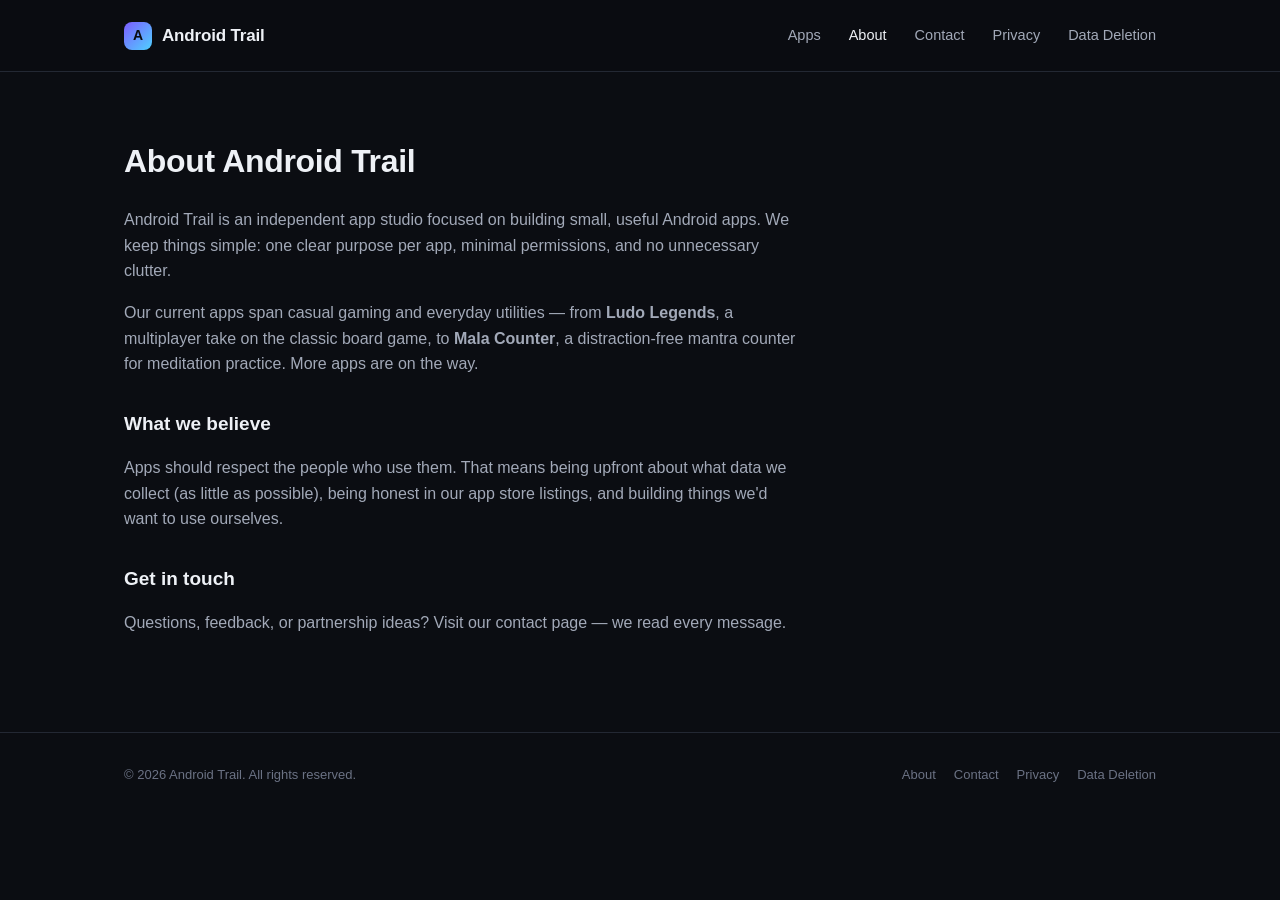
<file: about.html>
<!DOCTYPE html>
<html lang="en">
<head>
<meta charset="UTF-8">
<meta name="viewport" content="width=device-width, initial-scale=1.0">
<title>About — Android Trail</title>
<meta name="description" content="Android Trail is an independent app studio building simple, focused Android apps.">
<link rel="icon" href="data:image/svg+xml,<svg xmlns=%22http://www.w3.org/2000/svg%22 viewBox=%220 0 100 100%22><rect width=%22100%22 height=%22100%22 rx=%2222%22 fill=%22%237c5cff%22/><text x=%2250%22 y=%2266%22 font-size=%2258%22 text-anchor=%22middle%22 fill=%22white%22 font-family=%22Arial%22 font-weight=%22bold%22>A</text></svg>">
<link rel="stylesheet" href="style.css">
</head>
<body>

<header class="nav">
  <div class="wrap">
    <a class="brand" href="index.html">
      <span class="mark">A</span>
      Android Trail
    </a>
    <nav class="nav-links">
      <a href="index.html">Apps</a>
      <a href="about.html" class="active">About</a>
      <a href="contact.html">Contact</a>
      <a href="privacy.html">Privacy</a>
      <a href="data-deletion.html">Data Deletion</a>
    </nav>
  </div>
</header>

<main class="wrap">
  <div class="page">
    <h1>About Android Trail</h1>
    <p>Android Trail is an independent app studio focused on building small, useful Android apps. We keep things simple: one clear purpose per app, minimal permissions, and no unnecessary clutter.</p>
    <p>Our current apps span casual gaming and everyday utilities — from <strong>Ludo Legends</strong>, a multiplayer take on the classic board game, to <strong>Mala Counter</strong>, a distraction-free mantra counter for meditation practice. More apps are on the way.</p>

    <h2>What we believe</h2>
    <p>Apps should respect the people who use them. That means being upfront about what data we collect (as little as possible), being honest in our app store listings, and building things we'd want to use ourselves.</p>

    <h2>Get in touch</h2>
    <p>Questions, feedback, or partnership ideas? Visit our <a href="contact.html">contact page</a> — we read every message.</p>
  </div>
</main>

<footer class="footer">
  <div class="wrap">
    <span>&copy; <span id="year"></span> Android Trail. All rights reserved.</span>
    <nav>
      <a href="about.html">About</a>
      <a href="contact.html">Contact</a>
      <a href="privacy.html">Privacy</a>
      <a href="data-deletion.html">Data Deletion</a>
    </nav>
  </div>
</footer>

<script>document.getElementById('year').textContent = new Date().getFullYear();</script>
</body>
</html>
</file>
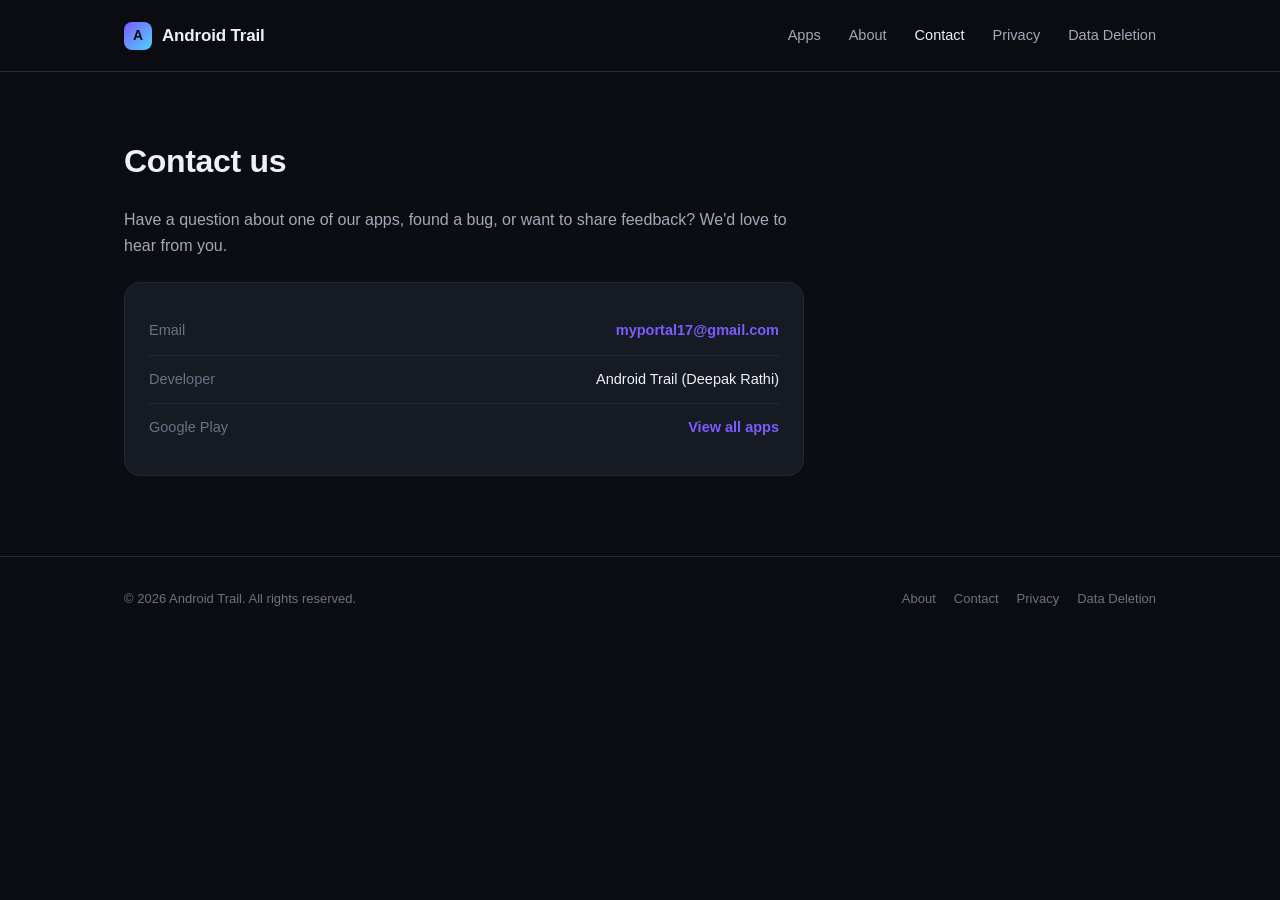
<file: contact.html>
<!DOCTYPE html>
<html lang="en">
<head>
<meta charset="UTF-8">
<meta name="viewport" content="width=device-width, initial-scale=1.0">
<title>Contact — Android Trail</title>
<meta name="description" content="Get in touch with Android Trail.">
<link rel="icon" href="data:image/svg+xml,<svg xmlns=%22http://www.w3.org/2000/svg%22 viewBox=%220 0 100 100%22><rect width=%22100%22 height=%22100%22 rx=%2222%22 fill=%22%237c5cff%22/><text x=%2250%22 y=%2266%22 font-size=%2258%22 text-anchor=%22middle%22 fill=%22white%22 font-family=%22Arial%22 font-weight=%22bold%22>A</text></svg>">
<link rel="stylesheet" href="style.css">
</head>
<body>

<header class="nav">
  <div class="wrap">
    <a class="brand" href="index.html">
      <span class="mark">A</span>
      Android Trail
    </a>
    <nav class="nav-links">
      <a href="index.html">Apps</a>
      <a href="about.html">About</a>
      <a href="contact.html" class="active">Contact</a>
      <a href="privacy.html">Privacy</a>
      <a href="data-deletion.html">Data Deletion</a>
    </nav>
  </div>
</header>

<main class="wrap">
  <div class="page">
    <h1>Contact us</h1>
    <p>Have a question about one of our apps, found a bug, or want to share feedback? We'd love to hear from you.</p>

    <div class="contact-card">
      <div class="row">
        <span class="label">Email</span>
        <a href="mailto:myportal17@gmail.com">myportal17@gmail.com</a>
      </div>
      <div class="row">
        <span class="label">Developer</span>
        <span>Android Trail (Deepak Rathi)</span>
      </div>
      <div class="row">
        <span class="label">Google Play</span>
        <a href="https://play.google.com/store/apps/developer?id=Android+Trail" target="_blank" rel="noopener">View all apps</a>
      </div>
    </div>
  </div>
</main>

<footer class="footer">
  <div class="wrap">
    <span>&copy; <span id="year"></span> Android Trail. All rights reserved.</span>
    <nav>
      <a href="about.html">About</a>
      <a href="contact.html">Contact</a>
      <a href="privacy.html">Privacy</a>
      <a href="data-deletion.html">Data Deletion</a>
    </nav>
  </div>
</footer>

<script>document.getElementById('year').textContent = new Date().getFullYear();</script>
</body>
</html>
</file>
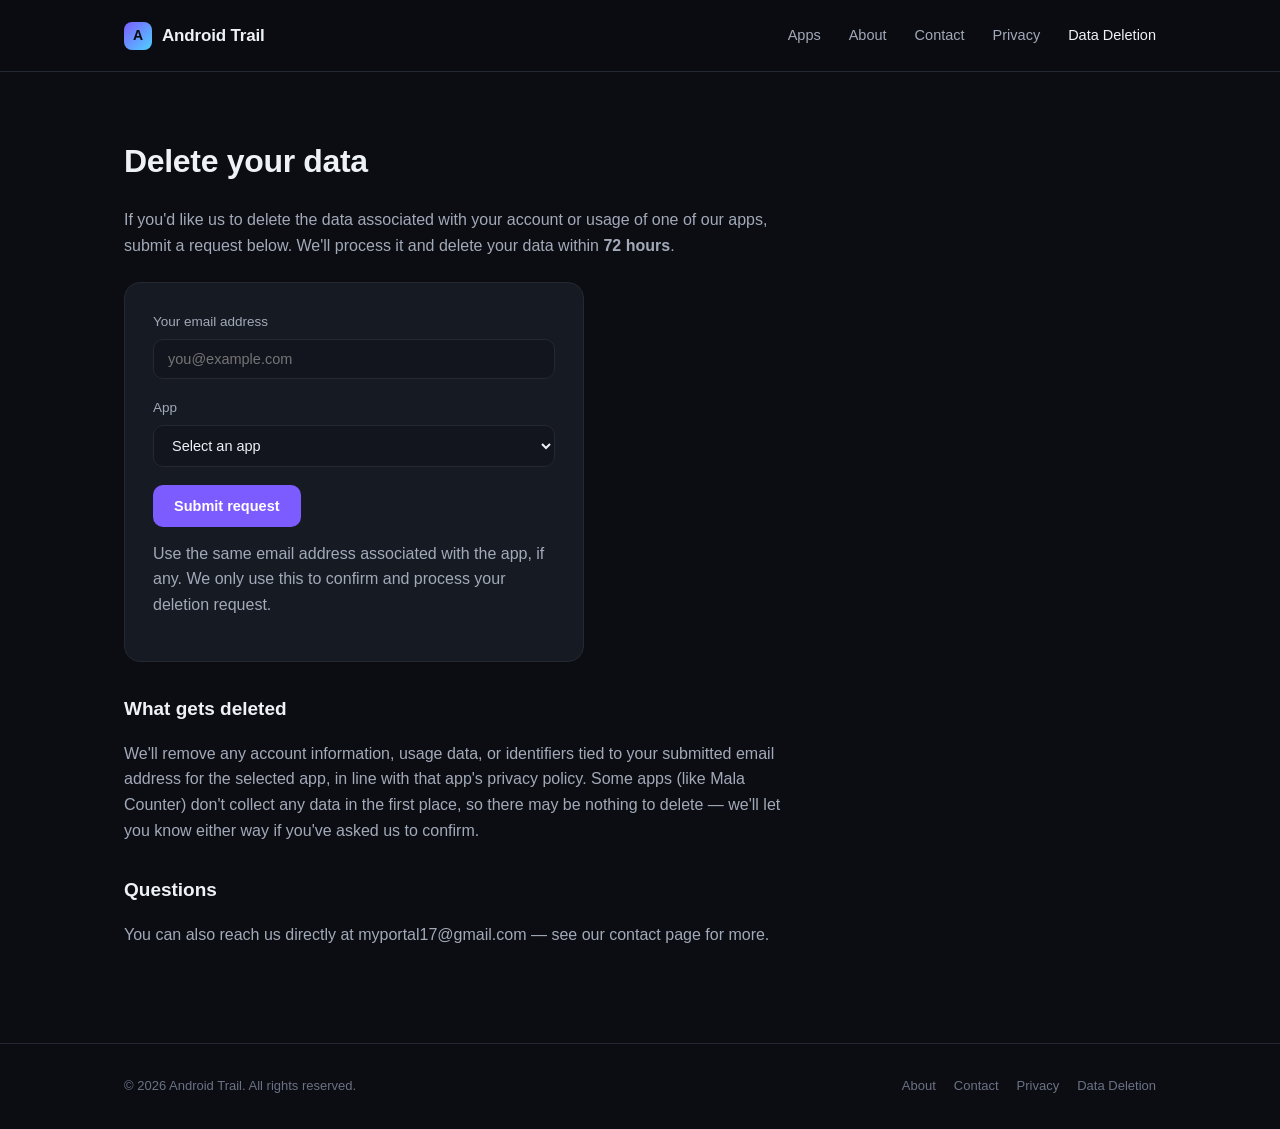
<file: data-deletion.html>
<!DOCTYPE html>
<html lang="en">
<head>
<meta charset="UTF-8">
<meta name="viewport" content="width=device-width, initial-scale=1.0">
<title>Delete Your Data — Android Trail</title>
<meta name="description" content="Request deletion of your data from any Android Trail app.">
<link rel="icon" href="data:image/svg+xml,<svg xmlns=%22http://www.w3.org/2000/svg%22 viewBox=%220 0 100 100%22><rect width=%22100%22 height=%22100%22 rx=%2222%22 fill=%22%237c5cff%22/><text x=%2250%22 y=%2266%22 font-size=%2258%22 text-anchor=%22middle%22 fill=%22white%22 font-family=%22Arial%22 font-weight=%22bold%22>A</text></svg>">
<link rel="stylesheet" href="style.css">
</head>
<body>

<header class="nav">
  <div class="wrap">
    <a class="brand" href="index.html">
      <span class="mark">A</span>
      Android Trail
    </a>
    <nav class="nav-links">
      <a href="index.html">Apps</a>
      <a href="about.html">About</a>
      <a href="contact.html">Contact</a>
      <a href="privacy.html">Privacy</a>
      <a href="data-deletion.html" class="active">Data Deletion</a>
    </nav>
  </div>
</header>

<main class="wrap">
  <div class="page">
    <h1>Delete your data</h1>
    <p>If you'd like us to delete the data associated with your account or usage of one of our apps, submit a request below. We'll process it and delete your data within <strong>72 hours</strong>.</p>

    <form id="deletion-form" class="form-card">
      <div class="form-field">
        <label for="email-input">Your email address</label>
        <input type="email" id="email-input" name="email" placeholder="you@example.com" required>
      </div>
      <div class="form-field">
        <label for="app-select">App</label>
        <select id="app-select" name="app" required>
          <option value="" disabled selected>Loading apps…</option>
        </select>
      </div>
      <button type="submit" class="btn btn-primary">Submit request</button>
      <p class="form-note">Use the same email address associated with the app, if any. We only use this to confirm and process your deletion request.</p>
    </form>

    <div id="deletion-status"></div>

    <h2>What gets deleted</h2>
    <p>We'll remove any account information, usage data, or identifiers tied to your submitted email address for the selected app, in line with that app's <a href="privacy.html">privacy policy</a>. Some apps (like Mala Counter) don't collect any data in the first place, so there may be nothing to delete — we'll let you know either way if you've asked us to confirm.</p>

    <h2>Questions</h2>
    <p>You can also reach us directly at <a href="mailto:myportal17@gmail.com">myportal17@gmail.com</a> — see our <a href="contact.html">contact page</a> for more.</p>
  </div>
</main>

<footer class="footer">
  <div class="wrap">
    <span>&copy; <span id="year"></span> Android Trail. All rights reserved.</span>
    <nav>
      <a href="about.html">About</a>
      <a href="contact.html">Contact</a>
      <a href="privacy.html">Privacy</a>
      <a href="data-deletion.html">Data Deletion</a>
    </nav>
  </div>
</footer>

<script src="apps-data.js"></script>
<script src="script.js"></script>
<script>
  document.getElementById('year').textContent = new Date().getFullYear();
  initDeletionForm(document.getElementById('deletion-form'));
</script>
</body>
</html>
</file>
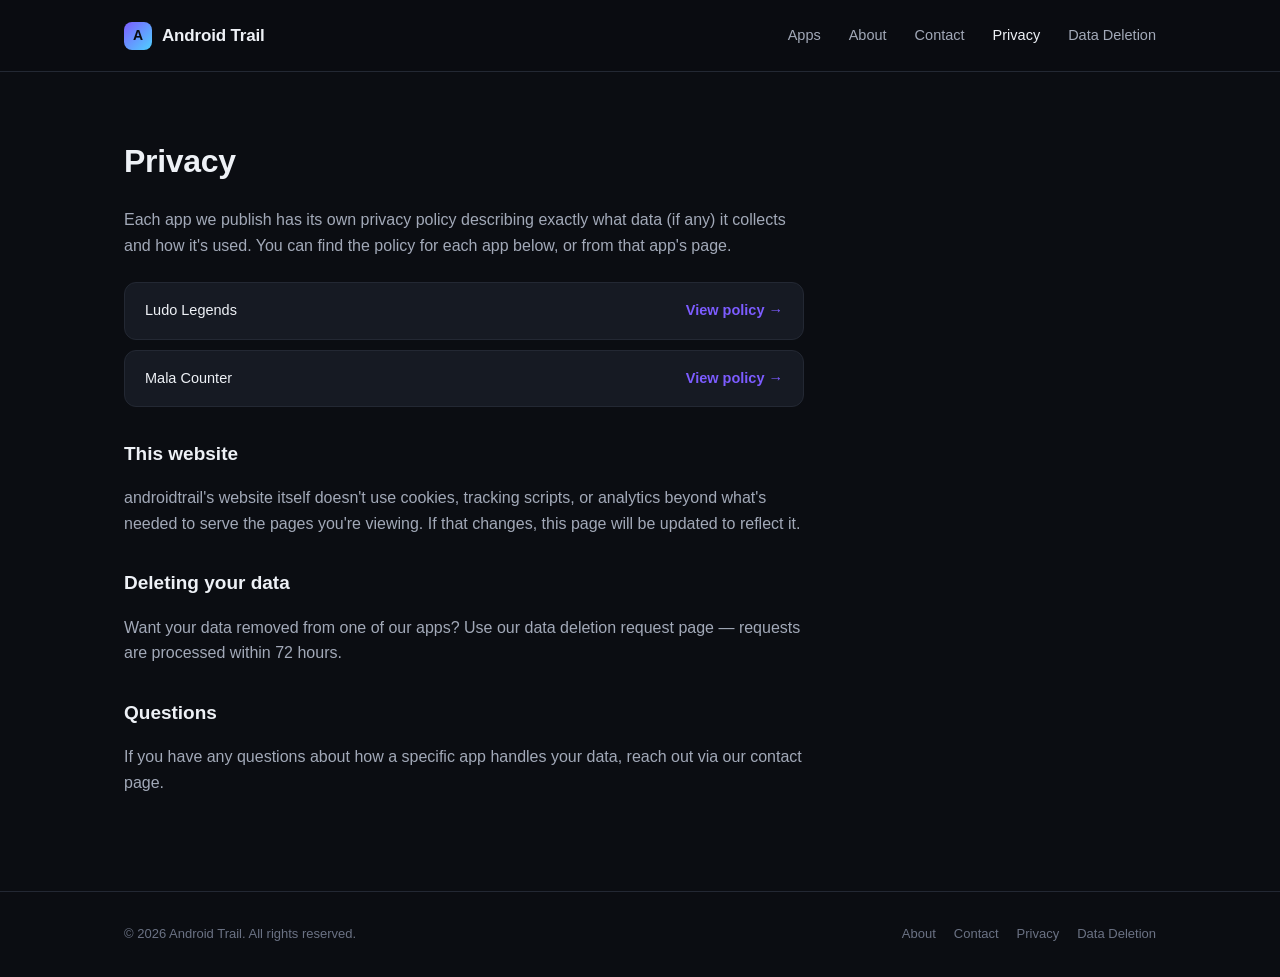
<file: privacy.html>
<!DOCTYPE html>
<html lang="en">
<head>
<meta charset="UTF-8">
<meta name="viewport" content="width=device-width, initial-scale=1.0">
<title>Privacy — Android Trail</title>
<meta name="description" content="Privacy policies for all Android Trail apps.">
<link rel="icon" href="data:image/svg+xml,<svg xmlns=%22http://www.w3.org/2000/svg%22 viewBox=%220 0 100 100%22><rect width=%22100%22 height=%22100%22 rx=%2222%22 fill=%22%237c5cff%22/><text x=%2250%22 y=%2266%22 font-size=%2258%22 text-anchor=%22middle%22 fill=%22white%22 font-family=%22Arial%22 font-weight=%22bold%22>A</text></svg>">
<link rel="stylesheet" href="style.css">
</head>
<body>

<header class="nav">
  <div class="wrap">
    <a class="brand" href="index.html">
      <span class="mark">A</span>
      Android Trail
    </a>
    <nav class="nav-links">
      <a href="index.html">Apps</a>
      <a href="about.html">About</a>
      <a href="contact.html">Contact</a>
      <a href="privacy.html" class="active">Privacy</a>
      <a href="data-deletion.html">Data Deletion</a>
    </nav>
  </div>
</header>

<main class="wrap">
  <div class="page">
    <h1>Privacy</h1>
    <p>Each app we publish has its own privacy policy describing exactly what data (if any) it collects and how it's used. You can find the policy for each app below, or from that app's page.</p>

    <ul class="policy-list" id="policy-list"></ul>

    <h2>This website</h2>
    <p>androidtrail's website itself doesn't use cookies, tracking scripts, or analytics beyond what's needed to serve the pages you're viewing. If that changes, this page will be updated to reflect it.</p>

    <h2>Deleting your data</h2>
    <p>Want your data removed from one of our apps? Use our <a href="data-deletion.html">data deletion request page</a> — requests are processed within 72 hours.</p>

    <h2>Questions</h2>
    <p>If you have any questions about how a specific app handles your data, reach out via our <a href="contact.html">contact page</a>.</p>
  </div>
</main>

<footer class="footer">
  <div class="wrap">
    <span>&copy; <span id="year"></span> Android Trail. All rights reserved.</span>
    <nav>
      <a href="about.html">About</a>
      <a href="contact.html">Contact</a>
      <a href="privacy.html">Privacy</a>
      <a href="data-deletion.html">Data Deletion</a>
    </nav>
  </div>
</footer>

<script src="apps-data.js"></script>
<script>
  document.getElementById('year').textContent = new Date().getFullYear();
  const list = document.getElementById('policy-list');
  list.innerHTML = APPS.map(app => `
    <li>
      <span>${app.name}</span>
      ${app.privacyPolicyUrl
        ? `<a class="link" href="${app.privacyPolicyUrl}" target="_blank" rel="noopener">View policy →</a>`
        : `<span style="color:var(--text-faint)">No policy on file</span>`}
    </li>
  `).join('');
</script>
</body>
</html>
</file>
<file: style.css>
:root {
  --bg: #0b0d12;
  --bg-elevated: #12151d;
  --card: #161a23;
  --border: #232833;
  --text: #eef1f6;
  --text-dim: #a2a9b8;
  --text-faint: #6b7284;
  --accent: #7c5cff;
  --accent-soft: rgba(124, 92, 255, 0.15);
  --radius: 16px;
  --max-width: 1080px;
  --nav-height: 72px;
}

* { box-sizing: border-box; }

html { scroll-behavior: smooth; }

body {
  margin: 0;
  font-family: -apple-system, BlinkMacSystemFont, "Segoe UI", Roboto, Helvetica, Arial, sans-serif;
  background: var(--bg);
  color: var(--text);
  line-height: 1.6;
  -webkit-font-smoothing: antialiased;
}

img { max-width: 100%; display: block; }

a { color: inherit; text-decoration: none; }

.wrap {
  max-width: var(--max-width);
  margin: 0 auto;
  padding: 0 24px;
}

/* Nav */
.nav {
  position: sticky;
  top: 0;
  z-index: 50;
  height: var(--nav-height);
  display: flex;
  align-items: center;
  background: rgba(11, 13, 18, 0.85);
  backdrop-filter: blur(10px);
  border-bottom: 1px solid var(--border);
}

.nav .wrap {
  display: flex;
  align-items: center;
  justify-content: space-between;
  width: 100%;
}

.brand {
  display: flex;
  align-items: center;
  gap: 10px;
  font-weight: 700;
  font-size: 17px;
  letter-spacing: -0.01em;
}

.brand .mark {
  width: 28px;
  height: 28px;
  border-radius: 8px;
  background: linear-gradient(135deg, var(--accent), #4fd1ff);
  display: inline-flex;
  align-items: center;
  justify-content: center;
  font-size: 14px;
  font-weight: 800;
  color: #0b0d12;
}

.nav-links {
  display: flex;
  gap: 28px;
  font-size: 14.5px;
  color: var(--text-dim);
}

.nav-links a:hover { color: var(--text); }

.nav-links a.active { color: var(--text); }

.nav-toggle { display: none; }

/* Hero */
.hero {
  padding: 88px 0 56px;
  text-align: center;
}

.hero h1 {
  font-size: clamp(32px, 5vw, 52px);
  line-height: 1.1;
  letter-spacing: -0.02em;
  margin: 0 0 18px;
}

.hero p {
  color: var(--text-dim);
  font-size: 18px;
  max-width: 560px;
  margin: 0 auto 28px;
}

.hero .badges {
  display: flex;
  gap: 10px;
  justify-content: center;
  flex-wrap: wrap;
  margin-top: 8px;
}

.badge {
  font-size: 12.5px;
  color: var(--text-faint);
  border: 1px solid var(--border);
  border-radius: 100px;
  padding: 6px 14px;
}

/* Section headings */
.section-head {
  display: flex;
  align-items: baseline;
  justify-content: space-between;
  margin: 0 0 24px;
}

.section-head h2 {
  font-size: 22px;
  margin: 0;
  letter-spacing: -0.01em;
}

.section-head p {
  color: var(--text-faint);
  font-size: 14px;
  margin: 0;
}

/* App grid */
.app-grid {
  display: grid;
  grid-template-columns: repeat(auto-fill, minmax(260px, 1fr));
  gap: 20px;
  padding-bottom: 80px;
}

.app-card {
  background: var(--card);
  border: 1px solid var(--border);
  border-radius: var(--radius);
  padding: 22px;
  transition: border-color 0.15s ease, transform 0.15s ease;
  display: flex;
  flex-direction: column;
  gap: 14px;
}

.app-card:hover {
  border-color: #34394a;
  transform: translateY(-2px);
}

.app-card .top {
  display: flex;
  align-items: center;
  gap: 14px;
}

.app-icon {
  width: 56px;
  height: 56px;
  border-radius: 14px;
  object-fit: cover;
  flex-shrink: 0;
  background: var(--bg-elevated);
}

.app-card h3 {
  margin: 0 0 4px;
  font-size: 16.5px;
}

.app-card .cat {
  font-size: 12px;
  color: var(--text-faint);
}

.app-card .tagline {
  color: var(--text-dim);
  font-size: 14px;
  margin: 0;
  flex-grow: 1;
}

.app-card .cta {
  font-size: 13.5px;
  font-weight: 600;
  color: var(--accent);
  display: inline-flex;
  align-items: center;
  gap: 6px;
}

.empty-state {
  color: var(--text-faint);
  border: 1px dashed var(--border);
  border-radius: var(--radius);
  padding: 40px 20px;
  text-align: center;
  font-size: 14px;
}

/* Buttons */
.btn {
  display: inline-flex;
  align-items: center;
  gap: 8px;
  padding: 12px 20px;
  border-radius: 10px;
  font-size: 14.5px;
  font-weight: 600;
  border: 1px solid var(--border);
}

.btn-primary {
  background: var(--accent);
  color: #fff;
  border-color: transparent;
}

.btn-primary:hover { background: #6d4ef0; }

.btn-secondary {
  background: transparent;
  color: var(--text);
}

.btn-secondary:hover { border-color: #454b5c; }

/* App detail page */
.app-header {
  display: flex;
  gap: 22px;
  align-items: flex-start;
  padding: 48px 0 28px;
  flex-wrap: wrap;
}

.app-header .app-icon {
  width: 96px;
  height: 96px;
  border-radius: 22px;
}

.app-header .meta { flex: 1; min-width: 220px; }

.app-header h1 {
  margin: 0 0 6px;
  font-size: 28px;
  letter-spacing: -0.01em;
}

.app-header .cat {
  font-size: 13px;
  color: var(--text-faint);
  margin-bottom: 10px;
}

.app-header .tagline {
  color: var(--text-dim);
  font-size: 15.5px;
  margin: 0 0 16px;
}

.app-header .actions {
  display: flex;
  gap: 10px;
  flex-wrap: wrap;
}

.screens {
  display: flex;
  gap: 14px;
  overflow-x: auto;
  padding: 8px 0 28px;
  scrollbar-width: thin;
}

.screens img {
  height: 320px;
  width: auto;
  border-radius: 14px;
  border: 1px solid var(--border);
  flex-shrink: 0;
}

.about-app {
  padding: 8px 0 60px;
  max-width: 680px;
}

.about-app h2 {
  font-size: 18px;
  margin: 0 0 12px;
}

.about-app p {
  color: var(--text-dim);
  font-size: 15px;
}

.info-row {
  display: flex;
  gap: 32px;
  flex-wrap: wrap;
  padding: 24px 0 60px;
  border-top: 1px solid var(--border);
  margin-top: 8px;
}

.info-row .item .label {
  font-size: 12px;
  color: var(--text-faint);
  margin-bottom: 4px;
}

.info-row .item .value {
  font-size: 14.5px;
}

.info-row .item .value a { color: var(--accent); }

.back-link {
  display: inline-flex;
  align-items: center;
  gap: 6px;
  color: var(--text-faint);
  font-size: 13.5px;
  padding-top: 24px;
}

.back-link:hover { color: var(--text-dim); }

/* Generic content pages (about/contact) */
.page {
  padding: 64px 0 80px;
  max-width: 680px;
}

.page h1 {
  font-size: 32px;
  letter-spacing: -0.01em;
  margin: 0 0 20px;
}

.page p {
  color: var(--text-dim);
  font-size: 16px;
}

.page h2 {
  font-size: 19px;
  margin: 32px 0 12px;
}

.contact-card {
  background: var(--card);
  border: 1px solid var(--border);
  border-radius: var(--radius);
  padding: 24px;
  margin-top: 24px;
}

.contact-card .row {
  display: flex;
  justify-content: space-between;
  align-items: center;
  padding: 12px 0;
  border-bottom: 1px solid var(--border);
  font-size: 14.5px;
}

.contact-card .row:last-child { border-bottom: none; }

.contact-card .row .label { color: var(--text-faint); }

.contact-card .row a { color: var(--accent); font-weight: 600; }

.policy-list {
  list-style: none;
  padding: 0;
  margin: 24px 0 0;
  display: flex;
  flex-direction: column;
  gap: 10px;
}

.policy-list li {
  background: var(--card);
  border: 1px solid var(--border);
  border-radius: 12px;
  padding: 16px 20px;
  display: flex;
  align-items: center;
  justify-content: space-between;
  font-size: 14.5px;
}

.policy-list a.link { color: var(--accent); font-weight: 600; }

/* Forms (data deletion request, etc.) */
.form-card {
  background: var(--card);
  border: 1px solid var(--border);
  border-radius: var(--radius);
  padding: 28px;
  margin-top: 24px;
  max-width: 460px;
}

.form-field { margin-bottom: 18px; }

.form-field label {
  display: block;
  font-size: 13.5px;
  color: var(--text-dim);
  margin-bottom: 6px;
}

.form-field input,
.form-field select {
  width: 100%;
  background: var(--bg-elevated);
  border: 1px solid var(--border);
  border-radius: 10px;
  padding: 11px 14px;
  color: var(--text);
  font-size: 14.5px;
  font-family: inherit;
}

.form-field input:focus,
.form-field select:focus {
  outline: none;
  border-color: var(--accent);
}

.form-note {
  font-size: 12.5px;
  color: var(--text-faint);
  margin-top: 14px;
}

.status-success,
.status-error {
  border-radius: var(--radius);
  padding: 24px;
  margin-top: 24px;
  max-width: 460px;
  font-size: 14.5px;
}

.status-success {
  background: rgba(80, 200, 140, 0.08);
  border: 1px solid rgba(80, 200, 140, 0.35);
}

.status-success h3 {
  margin: 0 0 8px;
  color: #6fe3a8;
  font-size: 16px;
}

.status-success p, .status-error p { color: var(--text-dim); margin: 0; }

.status-error {
  background: rgba(255, 100, 100, 0.08);
  border: 1px solid rgba(255, 100, 100, 0.35);
}

/* Footer */
.footer {
  border-top: 1px solid var(--border);
  padding: 32px 0;
  color: var(--text-faint);
  font-size: 13px;
}

.footer .wrap {
  display: flex;
  align-items: center;
  justify-content: space-between;
  flex-wrap: wrap;
  gap: 12px;
}

.footer nav {
  display: flex;
  gap: 18px;
}

.footer a:hover { color: var(--text-dim); }

@media (max-width: 640px) {
  .nav-links { display: none; }
  .hero { padding: 56px 0 40px; }
  .app-header { padding-top: 32px; }
  .footer .wrap { flex-direction: column; align-items: flex-start; }
}
</file>
